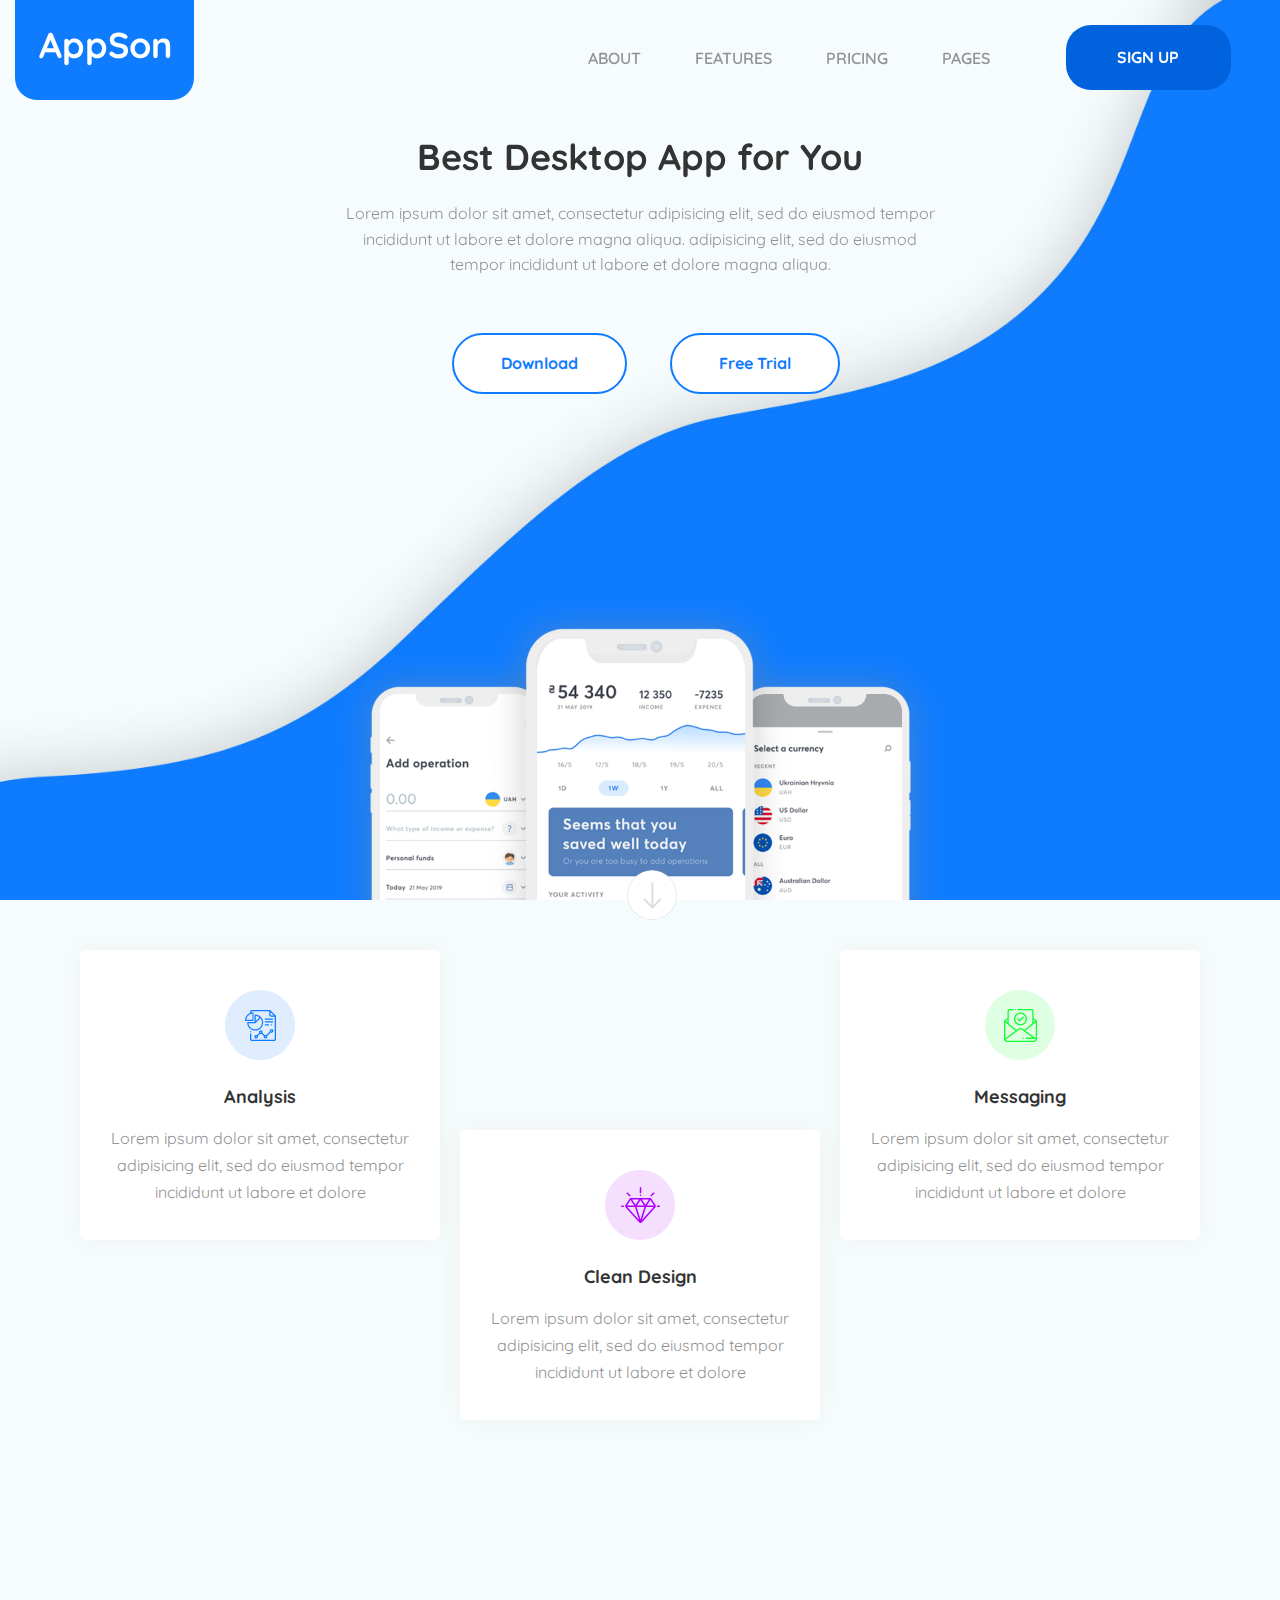
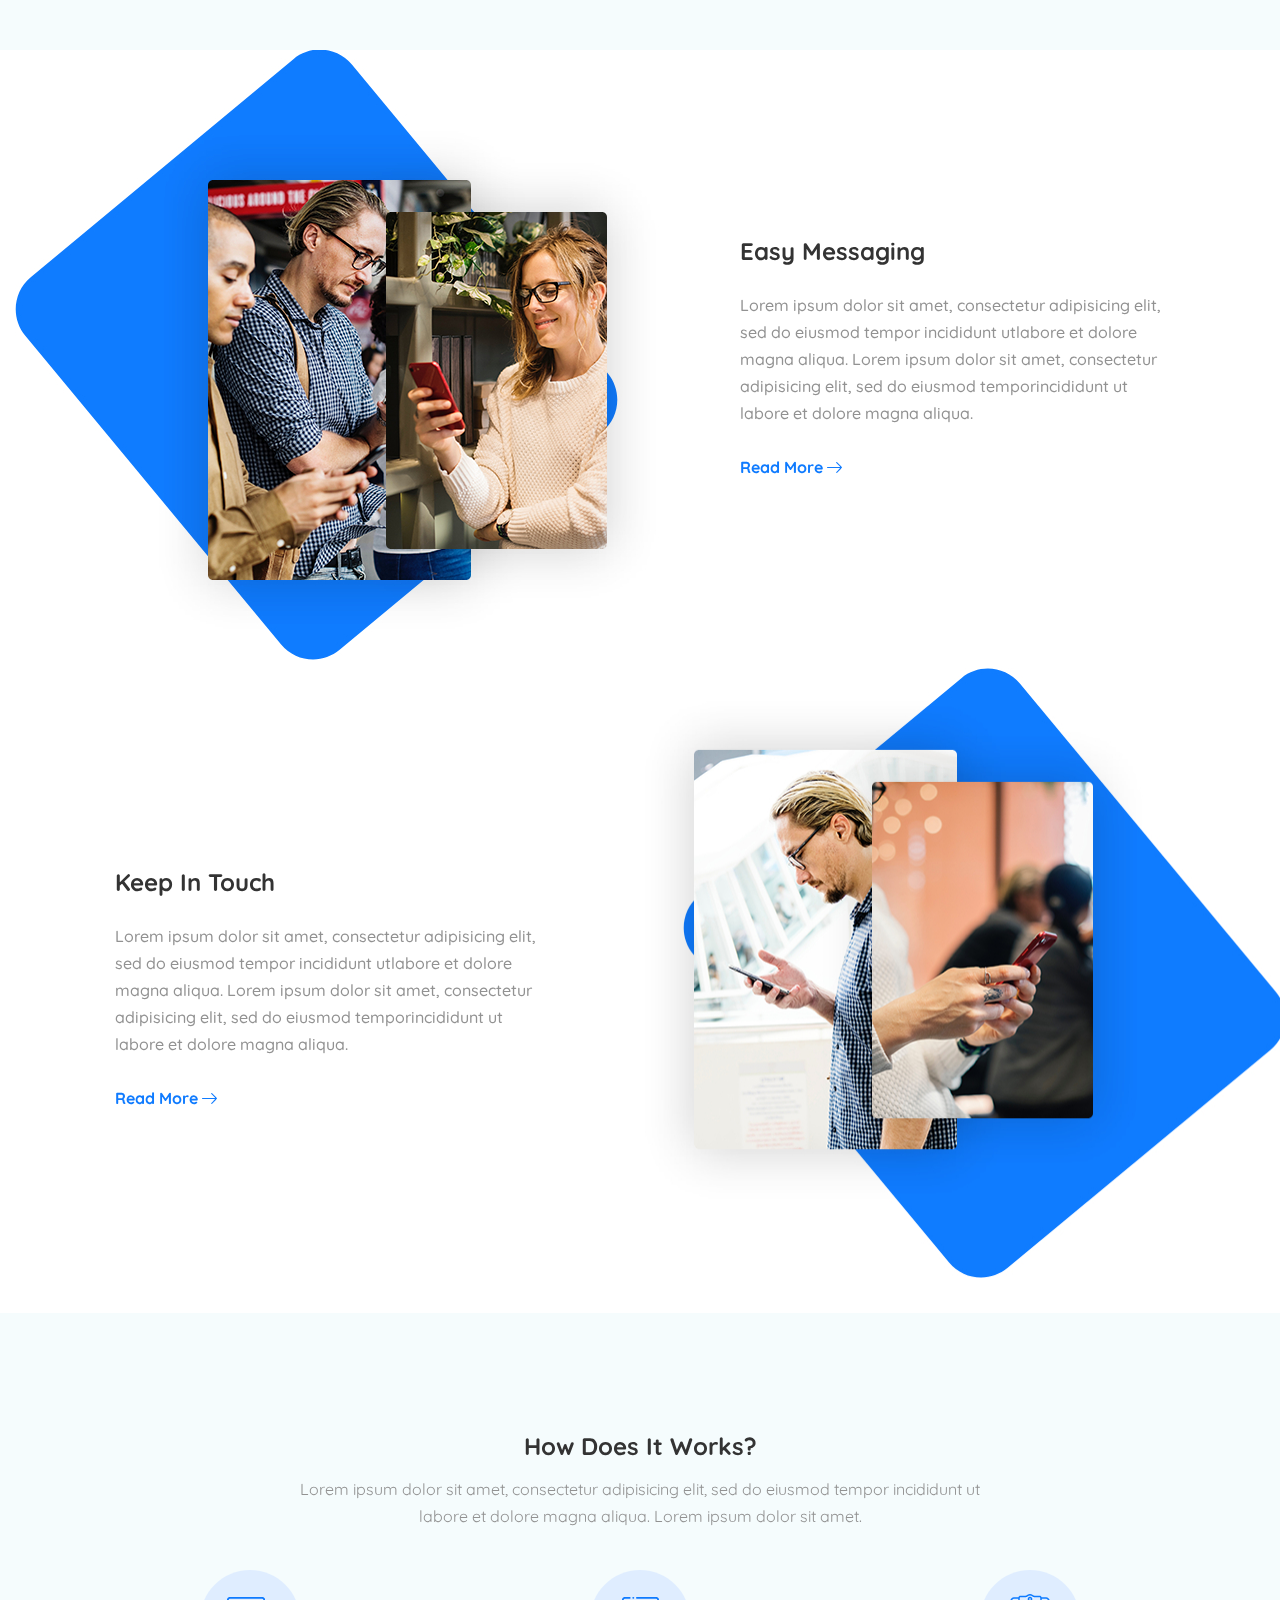
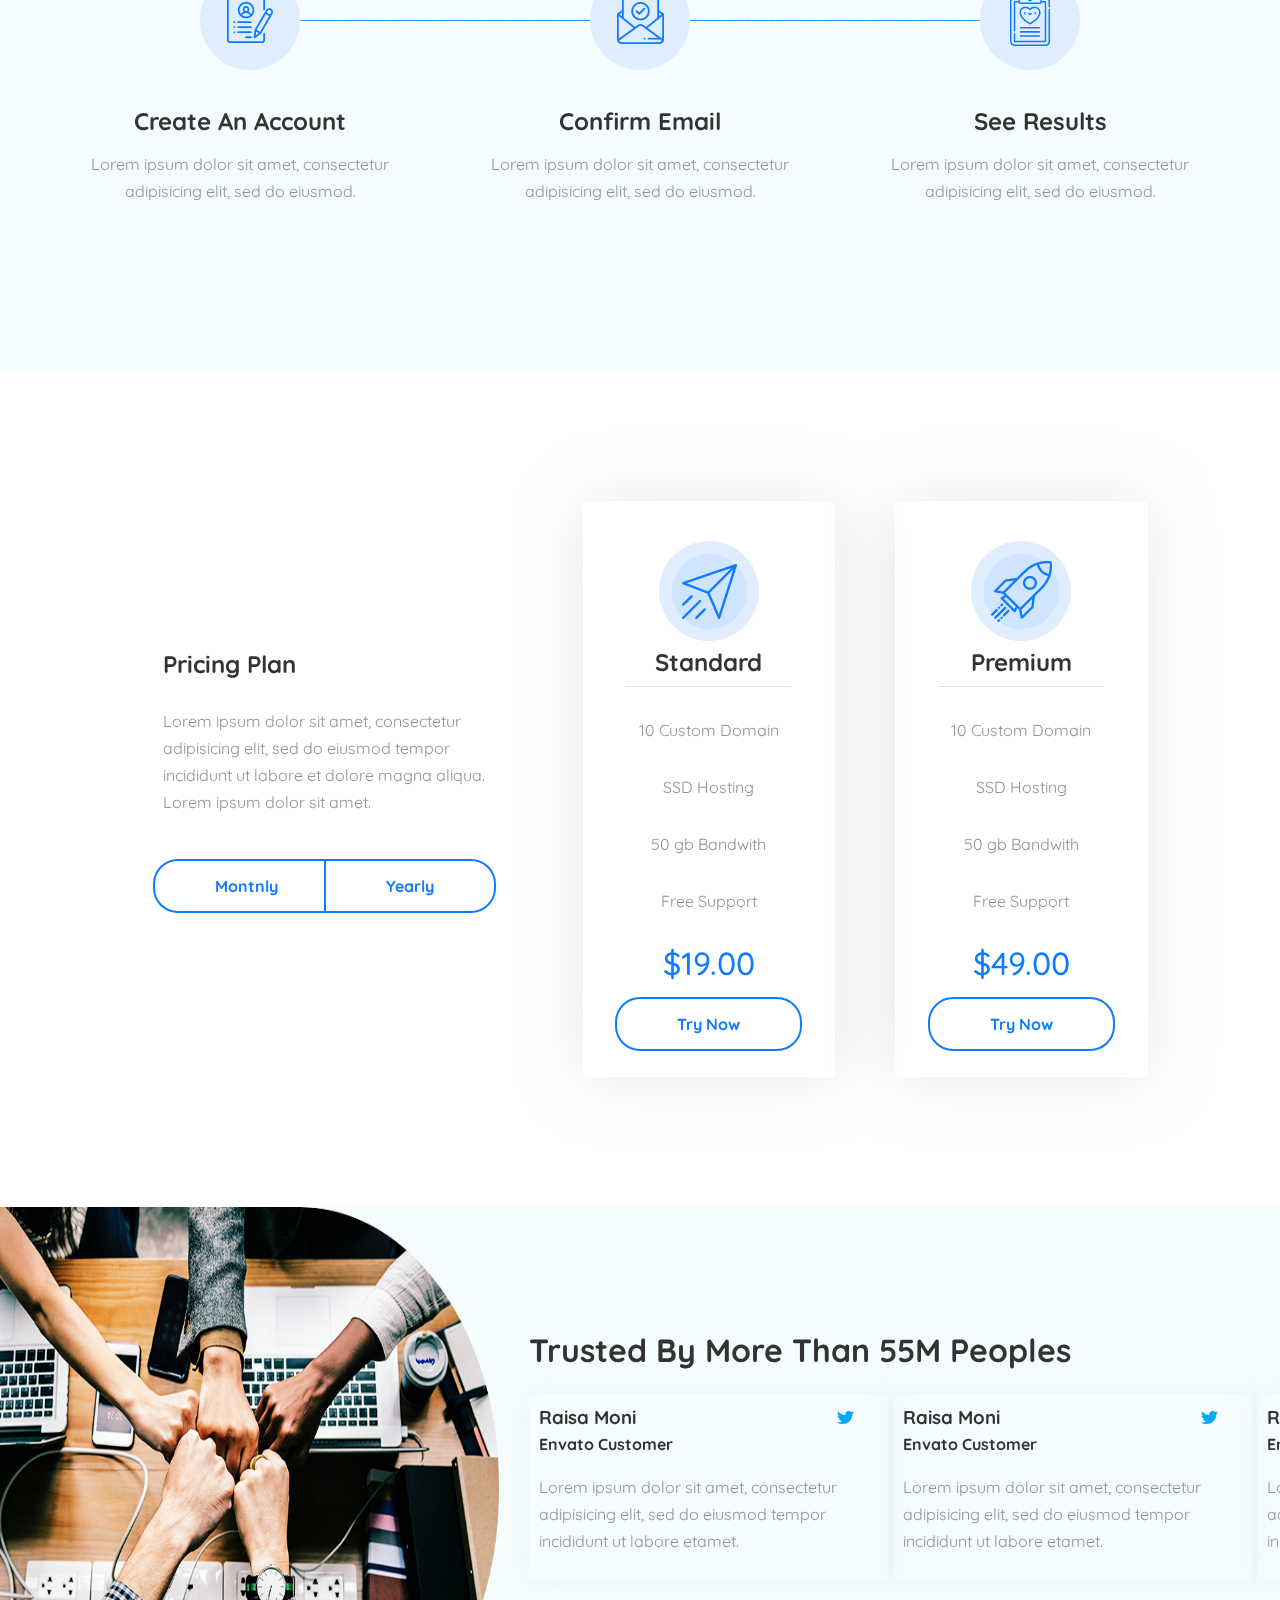
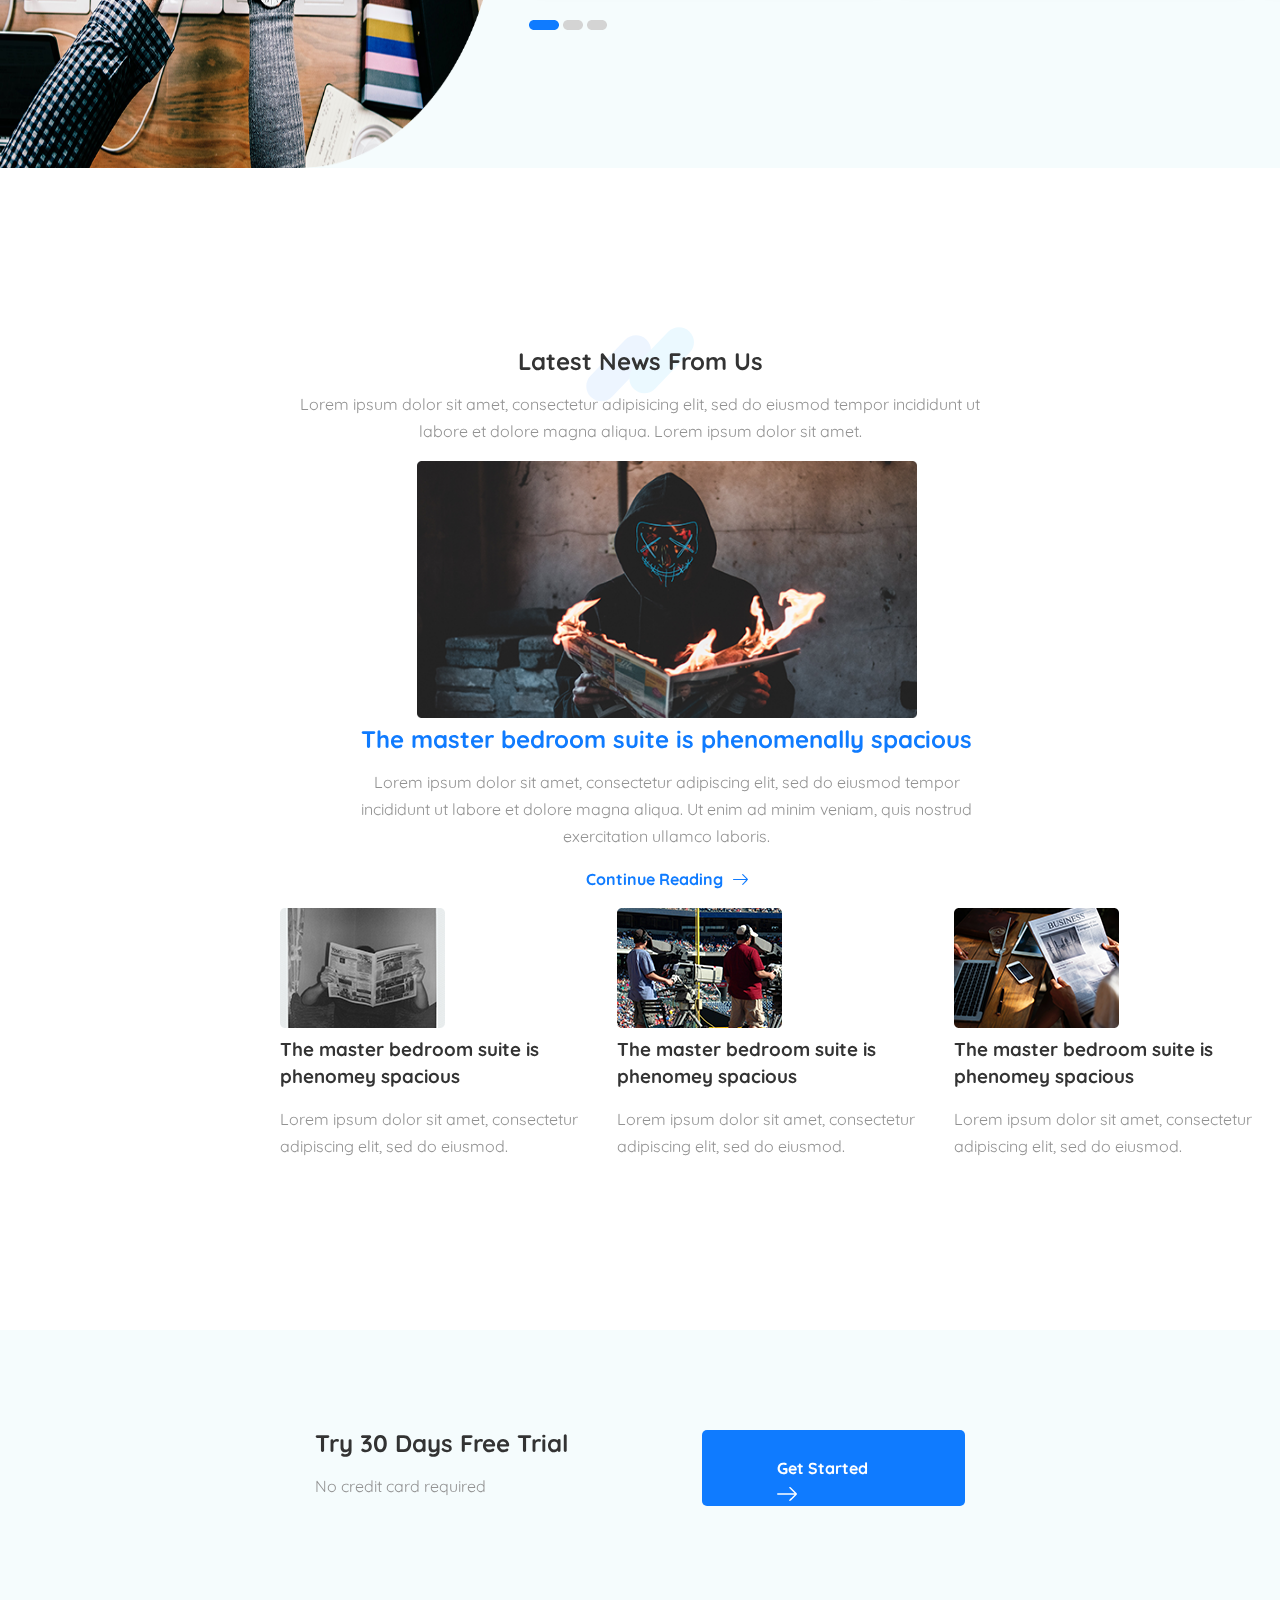
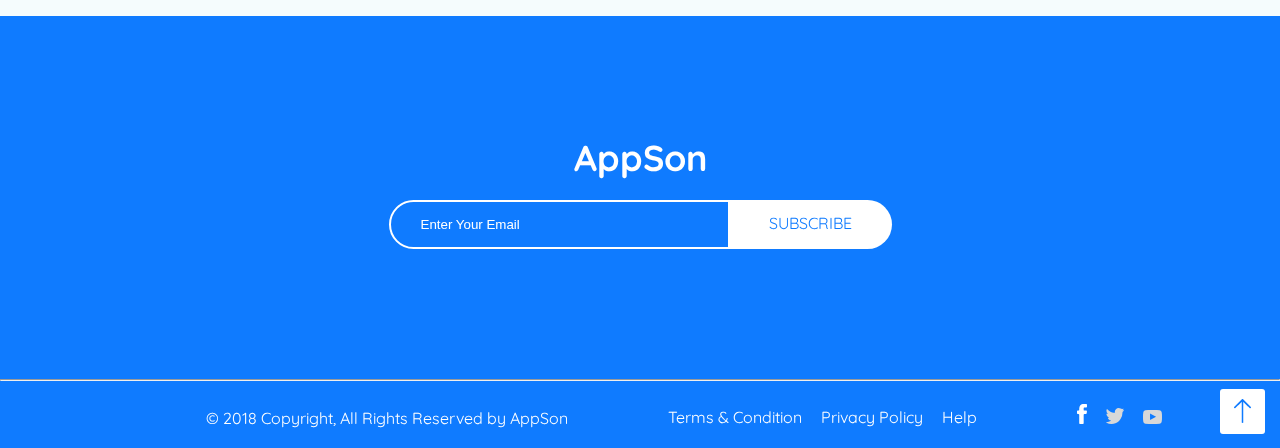
<file: HomePage/index.html>
<!DOCTYPE html>
<html>
<head>
	<meta charset="utf-8">
	<title>Test</title>
	<link href="https://fonts.googleapis.com/css?family=Josefin+Sans:500|Nova+Flat|Quicksand&display=swap" rel="stylesheet">
	<link rel="stylesheet" type="text/css" href="styles.css">
	<meta name="viewport" content="width=device-width, initial-scale=1">
</head>
<body>

<!-- Header  -->
<header class="header">
	<div class="container">
		<div class="header__inner">
			<div class="header__logo"><a class="logo" href="#">AppSon</a></div>
				

				<div class="burger">
					<label for="toggle">&#9776;</label>
					<input type="checkbox" id="toggle">

					<nav class="navigation">
						<a class="nav__link" href="#">About</a>
						<a class="nav__link" href="#">Features</a>
						<a class="nav__link" href="#">Pricing</a>
						<a class="nav__link" href="#">Pages</a>
						<a class="nav__link" id="nav__sign-up" href="#">Sign up</a>
					</nav>

				</div>

			
		</div>
	</div>
</header>


<section class="page">

<!-- Best Desktop App for You -->
<div class="intro">
	<div class="container">
		<div class="intro__inner">
			<div class="intro__subinner">
				<h2 class="intro__suptitle">Best Desktop App for You</h2>
				<p class="intro__text">Lorem ipsum dolor sit amet, consectetur adipisicing elit, sed do eiusmod tempor incididunt ut 	labore et dolore magna aliqua. adipisicing elit, sed do eiusmod tempor incididunt ut labore et dolore magna aliqua.</p>
			<div class="btn__block">
				<a class="btn" id="btn__free" href="#">Free Trial</a>
				<a class="btn" id="btn__download" href="#">Download</a>
			</div>

			<img class="intro__img" src="images/layer.png"></img>
			</div>
		</div>

	</div>
</div>

<!-- Analysis -->
<div class="feature" id="ON">
	<a href="#ON"><img class="scroll" src="images/icons/page.png" alt="#" width="50" height="50"></img></a>
	<div class="feature__block">
		<div class="feature__item">
			<img class="feature__icon" src="images/icons/icon_1.png">
			<h4 class="feature__title">Analysis</h4>
			<div class="feature__text">Lorem ipsum dolor sit amet, consectetur adipisicing elit, 
			sed do eiusmod tempor incididunt ut labore et dolore</div>
		</div>

		<div class="feature__item" id="feature__item__middle">
			<img class="feature__icon" src="images/icons/icon_2.png">
			<h4 class="feature__title">Clean Design</h4>
			<div class="feature__text">Lorem ipsum dolor sit amet, consectetur adipisicing elit, sed do eiusmod tempor incididunt ut labore et dolore</div>
		</div>

		<div class="feature__item">
			<img class="feature__icon" src="images/icons/icon_3.png">
			<h4 class="feature__title">Messaging</h4>
			<div class="feature__text">Lorem ipsum dolor sit amet, consectetur adipisicing elit, sed do eiusmod tempor incididunt ut labore et dolore</div>
		</div>
	</div>
</div>	



<!-- Easy Messaging  -->
<div class="container">
	<div class="about">
	<div class="about__item">
		<div class="about__photo">
			<img class="about__img" src="images/About/block_1.jpg" width="646" height="610" alt="#"></img>
		</div>

		<div class="about__content">
			<h2 class="about__title">Easy Messaging</h2><br>
			<div class="about__text">Lorem ipsum dolor sit amet, consectetur adipisicing elit, sed do eiusmod tempor incididunt utlabore 	et 		dolore magna aliqua. Lorem ipsum dolor sit amet, consectetur adipisicing elit, sed do eiusmod temporincididunt ut 	labore et dolore 	magna aliqua. 
			</div> <br>
			<a class="about__link" href="#">Read More <img src="images/About/arrow.png" alt="#"></a>
		</div>
	</div>

	<div class="about__item1">
		<div class="about__photo">
			<img class="about__img" src="images/About/block_2.jpg" width="646" height="610" alt="#"><img>
		</div>

		<div class="about__content">
			<h2 class="about__title">Keep In Touch</h2> <br>
			<div class="about__text">Lorem ipsum dolor sit amet, consectetur adipisicing elit, sed do eiusmod tempor incididunt utlabore 	et 		dolore magna aliqua. Lorem ipsum dolor sit amet, consectetur adipisicing elit, sed do eiusmod temporincididunt ut 	labore et dolore 	magna aliqua.  
			</div> <br>
			<a class="about__link" href="#">Read More <img src="images/About/arrow.png" alt="#"></a>
		</div>
	</div>
</div>
</div>

<section class="work">
	<div class="container">
		
			<div class="work__header">
				<h2>How Does It Works?</h2>
				<p>Lorem ipsum dolor sit amet, consectetur adipisicing elit, sed do eiusmod tempor incididunt ut labore et 	dolore magna aliqua. Lorem ipsum dolor sit amet.</p>
			</div>	



			<div class="work__img">
				<img class="work__icon" src="images/Works/icons.png"></img>
			</div>

			<div class="work__item">
				<img class="work__icon--adaptive" src="images/Works/icon__work--1.png"></img>
				<h2>Create An Account</h2>
				<p>Lorem ipsum dolor sit amet, consectetur adipisicing elit, sed do eiusmod.</p>
			</div>

			<div class="work__item">
				<img class="work__icon--adaptive" src="images/Works/icon__work--2.png"></img>
				<h2>Confirm Email</h2>
				<p>Lorem ipsum dolor sit amet, consectetur adipisicing elit, sed do eiusmod.</p>
			</div>

			<div class="work__item">
				<img class="work__icon--adaptive" src="images/Works/icon__work--3.png"></img>
				<h2>See Results</h2>
				<p>Lorem ipsum dolor sit amet, consectetur adipisicing elit, sed do eiusmod.</p>
			</div>

	</div>
</section>

<section class="price">
	<div class="container">
		<div class="price__block">
			<div class="price__info">
				<h2>Pricing Plan</h2>
				<p class="price__text">Lorem ipsum dolor sit amet, consectetur adipisicing elit, sed do eiusmod tempor incididunt ut labore et dolore magna aliqua. Lorem ipsum dolor sit amet.</p> <br>

				<div class="price__button--block">
					<a class="price__button" id="price__month">Montnly</a>
					<a class="price__button" id="price__year">Yearly</a>
				</div>
			</div>
		<div class="price__items">
			<div class="price__item">
				<img class="price__img" src="images/Price/icon.png"></img>
				<h2 class="price__title">Standard</h2>

				<p class="price__text">10 Custom Domain</p>
				<p class="price__text">SSD Hosting</p>
				<p class="price__text">50 gb Bandwith</p>
				<p class="price__text">Free Support</p>
				<p class="price__text" id="price__cost">$19.00</p>

				<a class="price__btn" id="btn__standard">Try Now</a>

			</div>

			<div class="price__item">
				<img class="price__img" src="images/Price/icon_1.png"></img>
				<h2 class="price__title">Premium</h2>

				<p class="price__text">10 Custom Domain</p>
				<p class="price__text">SSD Hosting</p>
				<p class="price__text">50 gb Bandwith</p>
				<p class="price__text">Free Support</p>
				<p class="price__text" id="price__cost">$49.00</p>

				<a class="price__btn" id="btn__premium">Try Now</a>
			</div>
			</div>
		</div>
	</div>
</section>

 <section class="review">

 		<div class="review__block">
 		<img class="review__img" src="images/Review/review.png" alt="#"></img>
 		</div>

 		<div class="review__inner">
 			<h1>Trusted By More Than 55M Peoples</h1>
 			<div class="review__item">
 				<h3>Raisa Moni</h3>
 				<h4>Envato Customer</h4>
 				<p class="review__text">Lorem ipsum dolor sit amet, consectetur adipisicing elit, sed do eiusmod tempor incididunt ut labore etamet.</p>
 			</div>

 			<div class="review__item">
 				<h3>Raisa Moni</h3>
 				<h4>Envato Customer</h4>
 				<p class="review__text">Lorem ipsum dolor sit amet, consectetur adipisicing elit, sed do eiusmod tempor incididunt ut labore etamet.</p>
 			</div>

 			<div class="review__item">
 				<h3>Raisa Moni</h3>
 				<h4>Envato Customer</h4>
 				<p class="review__text">Lorem ipsum dolor sit amet, consectetur adipisicing elit, sed do eiusmod tempor incididunt ut labore etamet.</p>
 			</div>

 			 <div>
 				<img src="images/Review/slider_1.png"></img>
 				<img src="images/Review/slider_2.png"></img>
 				<img src="images/Review/slider_2.png"></img>
 			</div> 
 		</div>
 	
 </section>

 <section class="news">
 	<div class="container">

 			<div class="news__header">
 				<h2>Latest News From Us</h2>
 				<p class="news__text">Lorem ipsum dolor sit amet, consectetur adipisicing elit, sed do eiusmod tempor incididunt ut labore et dolore magna aliqua. Lorem ipsum dolor sit amet.</p>
 			</div>

 		<div class="news__intro">
 			<div class="news__block">
 				<img class="news__img--main" src="images/News/news_img1.png" width="500"></img>

 				<h2 class="news__block__title">The master bedroom suite is phenomenally
 				spacious</h2>
 				<p class="news__text">Lorem ipsum dolor sit amet, consectetur adipiscing elit, sed do eiusmod tempor incididunt ut labore et dolore magna aliqua. Ut enim ad minim veniam, quis nostrud exercitation ullamco laboris.</p>
 				<a class="news__link" href="#">Continue Reading<img class="news__icon" src="images/News/	arrow.png"></img></a>
 			</div>
 		<div class="news__news">
 			<div class="news__item">
 				<img class="news__img" src="images/News/news_img2.png"></img>
 				<div class="news__subitem">
 				<h3>The master bedroom suite is phenomey spacious</h3>
 				<p>Lorem ipsum dolor sit amet, consectetur adipiscing elit, sed do eiusmod.</p>	</div>
 			</div>
	
 			<div class="news__item">
 				<img class="news__img" class="news__img" src="images/News/news_img3.png"></img>

 				<div class="news__subitem">
 				<h3>The master bedroom suite is phenomey spacious</h3>
 				<p>Lorem ipsum dolor sit amet, consectetur adipiscing elit, sed do eiusmod.</p>	</div>
 			</div>

 			<div class="news__item">
 				<img class="news__img" src="images/News/news_img4.png"></img>
 				<div class="news__subitem">
 				<h3>The master bedroom suite is phenomey spacious</h3>
 				<p>Lorem ipsum dolor sit amet, consectetur adipiscing elit, sed do eiusmod.</p>	</div>
 			</div> </div>
 		</div>

 	</div>
 </section>

<section class="buy">
	<div class="container">
		<div class="buy__inner">
			<div class="buy__item">
				<h2>Try 30 Days Free Trial</h2>
				<p class="buy__text">No credit card required</p>
			</div>	
			
			<div class="buy__block">
				<a class="buy__btn">Get Started <img src="images/icon.png"></img></a>
			</div>
		</div>
	</div>
</section>

<section class="follow">
	<div class="container">
		<h1 class="follow__title">AppSon</h1>

		<input class="follow__input" type="email" placeholder="Enter Your Email" required></input>
		<a class="follow__link" href="#">SUBSCRIBE</a>
		</div>

		<hr class="follow__line">
	

<div class="container">
	<footer class="footer">

		<p class="footer__text">&copy; 2018 Copyright, All Rights Reserved by AppSon</p>
		
		<div class="footer__links">
			<a class="footer__link">Terms & Condition</a>
			<a class="footer__link">Privacy Policy</a>
			<a class="footer__link">Help</a>
		</div>

		<div class="footer__image">
			<img class="footer__icon" src="images/footer/fb.svg"></img>
			<img class="footer__icon" src="images/footer/twitter.svg"></img>
			<img class="footer__icon" src="images/footer/yt.svg"></img>
		</div>

		<div class="footer__arrow">
			<a href="#"><img id="footer__up" src="images/footer/arrow_footer.png"></img></a>
		</div>
</div>

	
	</footer>
	</section>

</section>
</body>
</html>
</file>
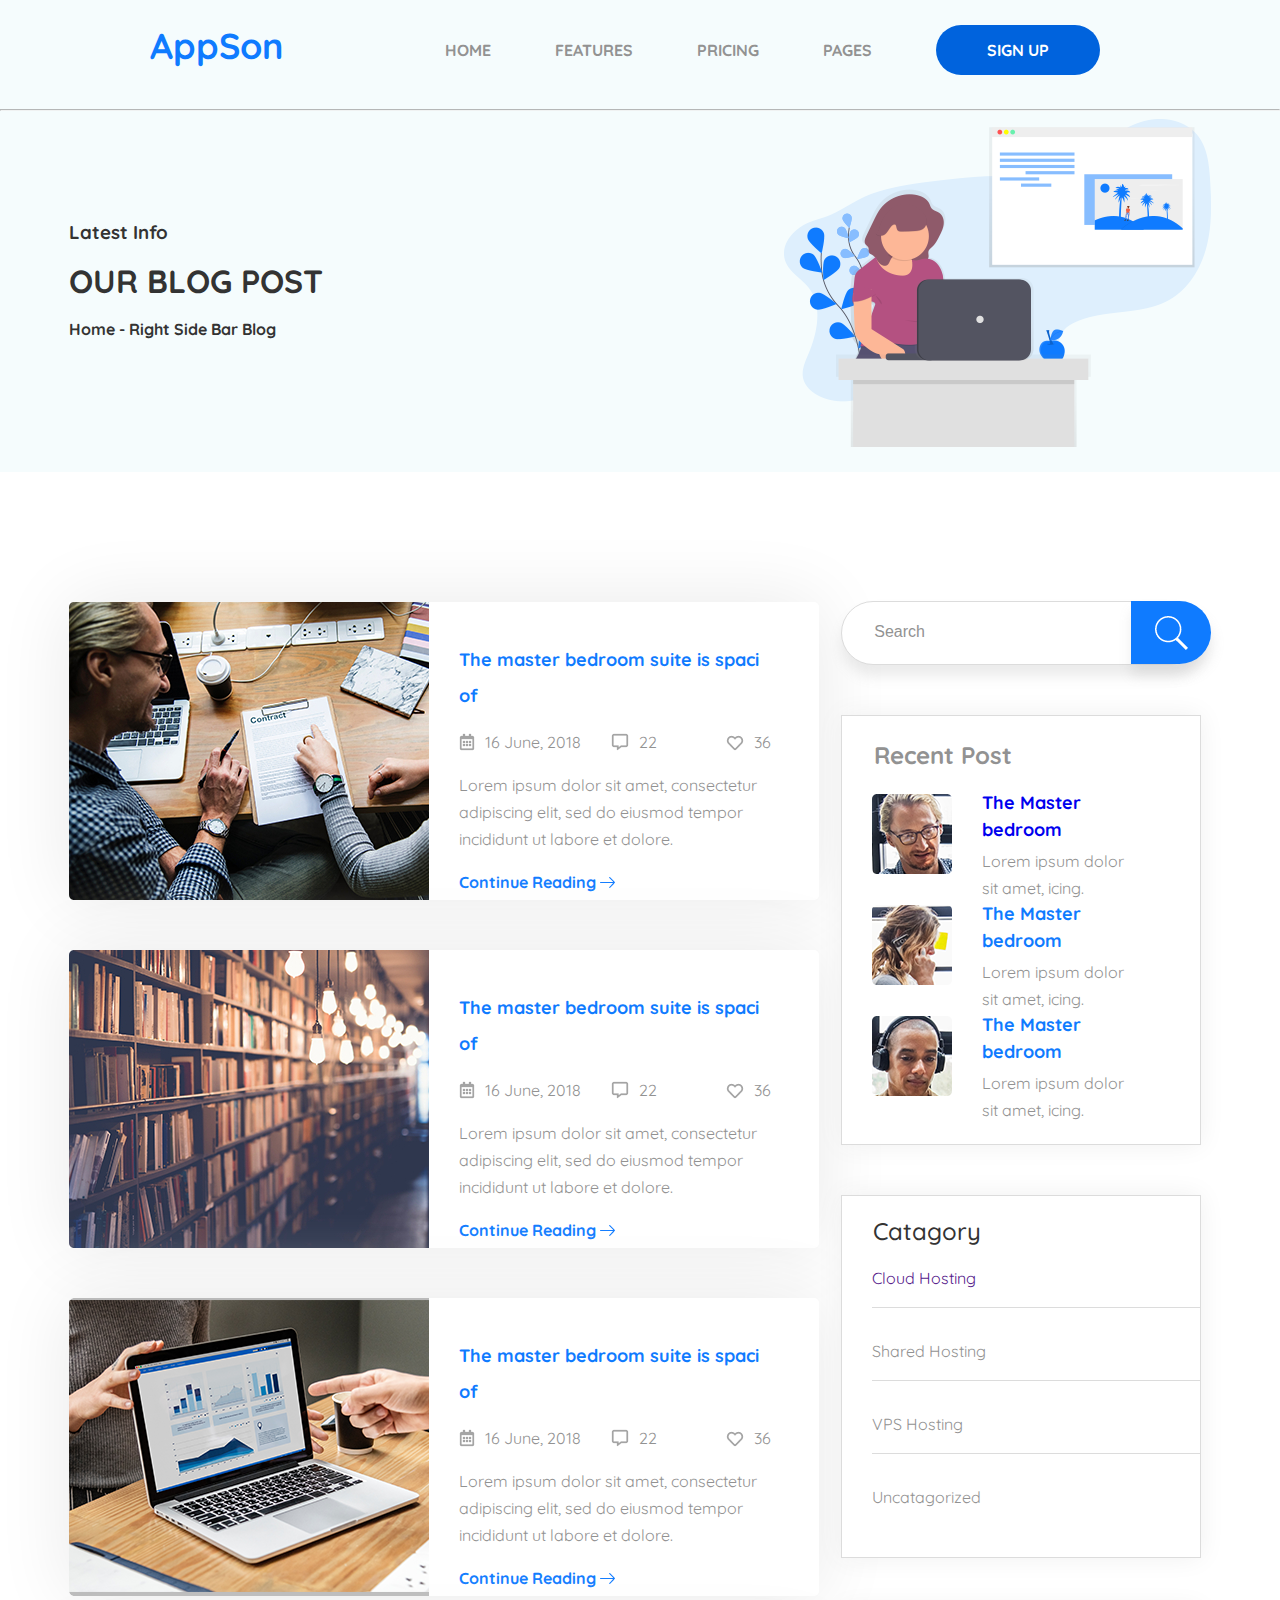
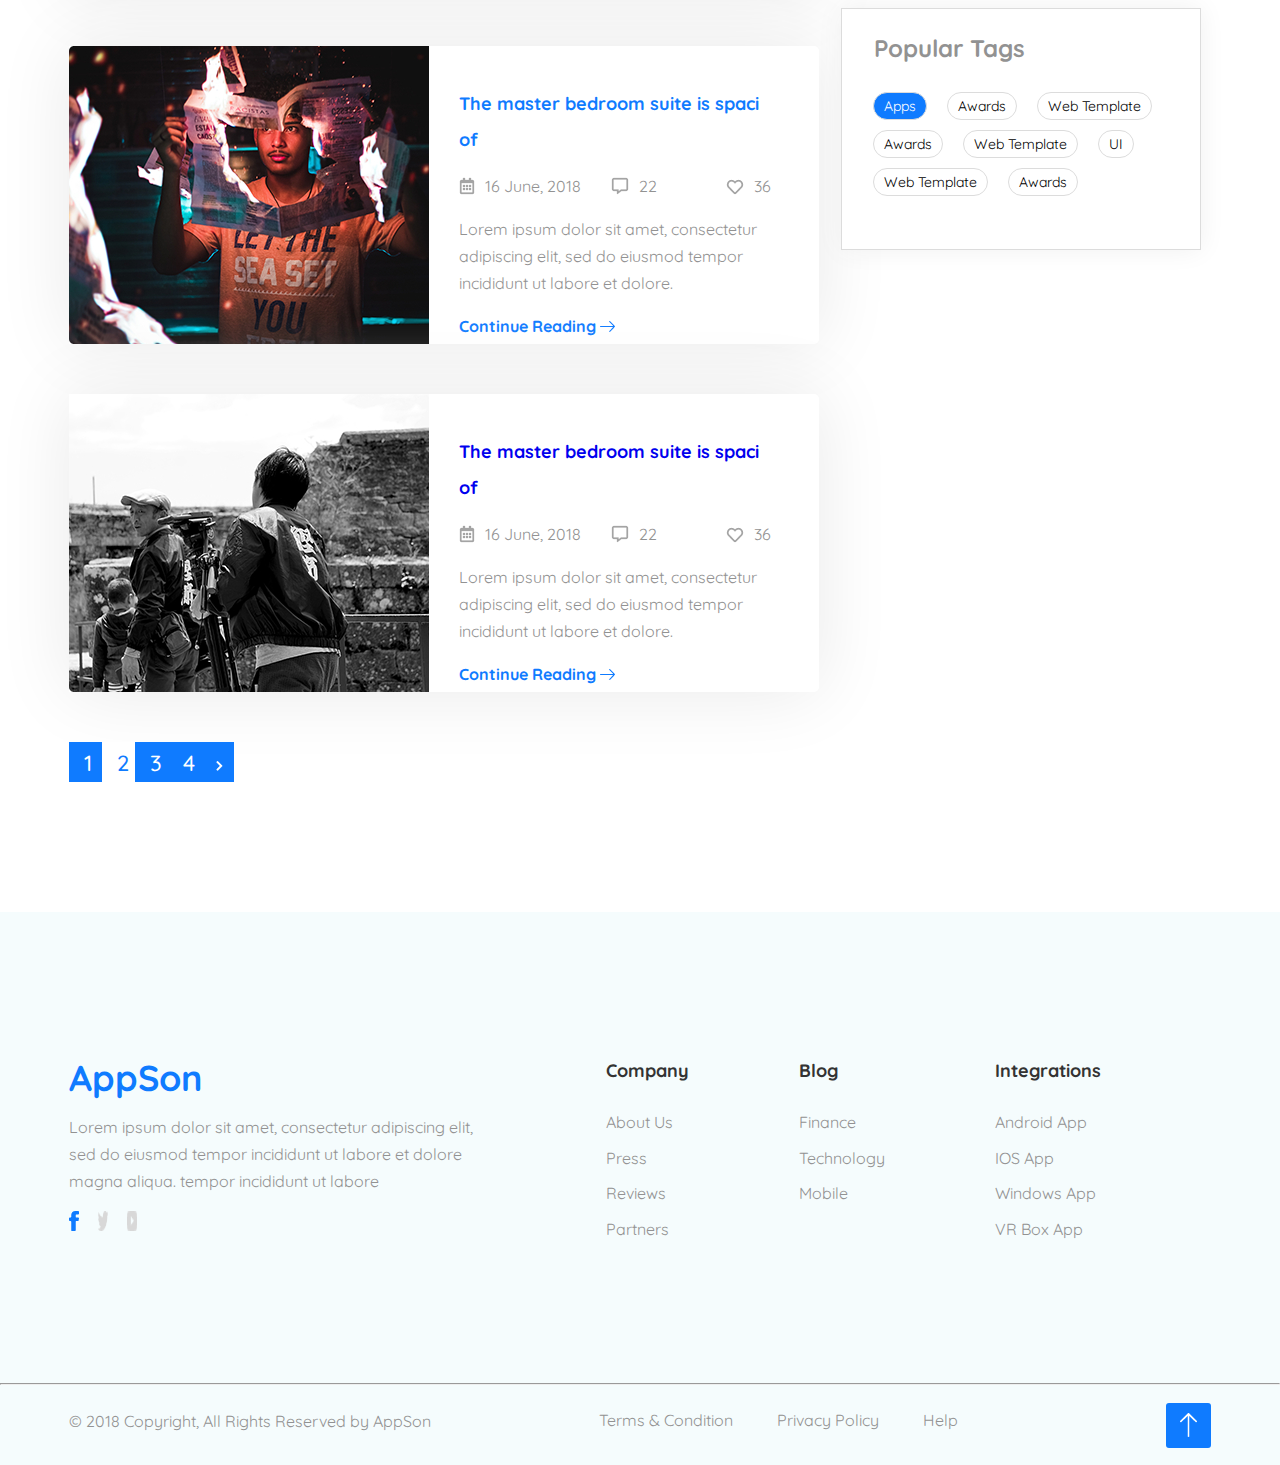
<file: RightSidebar/AcademyTask_1_RightSidebar/index.html>
<!DOCTYPE html>
<html>
<head>
	<meta charset="utf-8">
	<title>Right Sidebar Blog</title>	
	<link rel="stylesheet" type="text/css" href="styles.css">
	<link href="https://fonts.googleapis.com/css?family=Quicksand&display=swap" rel="stylesheet">
</head>
<body>

<header class="header">
	
		<div class="header__inner">
			<div class="header__logo"><a class="logo" href="#">AppSon</a></div>



			<nav class="nav">
				<a class="nav__link" href="#">Home</a>
				<a class="nav__link" href="#">Features</a>
				<a class="nav__link" href="#">Pricing</a>
				<a class="nav__link" href="#">Pages</a>
				<a class="nav__link" href="#" id="nav__sign__up">Sign up</a>
			</nav>
			
			
		</div>

	 	<hr id="header__hr"> <!-- Линия в Header -->

		<div class="container">
			<div class="header__illustration"> <!-- Картинка и заголовок в Header'e -->
				<div class="header__text">
					<h3>Latest Info</h3>
					<h1 class="header__title">Our Blog Post</h1>
					<h4>Home - Right Side Bar Blog</h4>
				</div>
				<img src="images\Header\Illustration.png" alt="#"></img>
			</div> <br>
		</div>
</header>

<section class="main">
	<div class="container">
		<div class="left__bar">

			<div class="left__item">
				<img class="left__img" src="images\LeftBar\blog_1.jpg"></img>

				<div class="left__block">
					<h2 class="left__title">The master bedroom suite is spaci of</h2>

				<ul class="left__list">
					<img class="left__icon" src="images\LeftBar\icons\calendar.png">16 June, 2018</img>
					<img class="left__icon" id="left-icon2" src="images\LeftBar\icons\comment.png">22</img>
					<img class="left__icon" id="left-icon3" src="images\LeftBar\icons\like.png">36</img>
				</ul>

					<p class="left__text">Lorem ipsum dolor sit amet, consectetur adipiscing elit, sed do eiusmod tempor incididunt ut labore 	et dolore.</p>

					<a class="left__link" href="#">Continue Reading <img class="left__arrow" src="images\LeftBar\icons\arrow.png"></img></a>
				</div> 
			</div>
				<!-- Конец первого блока -->

			<div class="left__item">
				<img class="left__img" src="images\LeftBar\blog_2.jpg"></img>

				<div class="left__block">
					<h2 class="left__title">The master bedroom suite is spaci of</h2>

				<ul class="left__list">
					<img class="left__icon" src="images\LeftBar\icons\calendar.png">16 June, 2018</img>
					<img class="left__icon" id="left-icon2" src="images\LeftBar\icons\comment.png">22</img>
					<img class="left__icon" id="left-icon3" src="images\LeftBar\icons\like.png">36</img>
				</ul>

					<p class="left__text">Lorem ipsum dolor sit amet, consectetur adipiscing elit, sed do eiusmod tempor incididunt ut labore 	et dolore.</p>

					<a class="left__link" href="#">Continue Reading <img class="left__arrow" src="images\LeftBar\icons\arrow.png"></img></a>
				</div> 
			</div>
				<!-- Конец второго блока -->


			<div class="left__item">
				<img class="left__img" src="images\LeftBar\blog_3.png"></img>

				<div class="left__block">
					<h2 class="left__title">The master bedroom suite is spaci of</h2>

				<ul class="left__list">
					<img class="left__icon" src="images\LeftBar\icons\calendar.png">16 June, 2018</img>
					<img class="left__icon" id="left-icon2" src="images\LeftBar\icons\comment.png">22</img>
					<img class="left__icon" id="left-icon3" src="images\LeftBar\icons\like.png">36</img>
				</ul>

					<p class="left__text">Lorem ipsum dolor sit amet, consectetur adipiscing elit, sed do eiusmod tempor incididunt ut labore 	et dolore.</p>

					<a class="left__link" href="#">Continue Reading <img class="left__arrow" src="images\LeftBar\icons\arrow.png"></img></a>
				</div> 
			</div>
				<!-- Конец третьего блока -->


			<div class="left__item">
				<img class="left__img" src="images\LeftBar\blog_4.jpg"></img>

				<div class="left__block">
					<h2 class="left__title">The master bedroom suite is spaci of</h2>

				<ul class="left__list">
					<img class="left__icon" src="images\LeftBar\icons\calendar.png">16 June, 2018</img>
					<img class="left__icon" id="left-icon2" src="images\LeftBar\icons\comment.png">22</img>
					<img class="left__icon" id="left-icon3" src="images\LeftBar\icons\like.png">36</img>
				</ul>

					<p class="left__text">Lorem ipsum dolor sit amet, consectetur adipiscing elit, sed do eiusmod tempor incididunt ut labore 	et dolore.</p>

					<a class="left__link" href="#">Continue Reading <img class="left__arrow" src="images\LeftBar\icons\arrow.png"></img></a>
				</div> 
			</div>

				<!-- Конец четвертого блока -->

			<div class="left__item">
				<img class="left__img" src="images\LeftBar\blog_5.jpg"></img>

				<div class="left__block">
					<h2 class="left__title"><a href="#">The master bedroom suite is spaci of</a></h2>

				<ul class="left__list">
					<img class="left__icon" src="images\LeftBar\icons\calendar.png">16 June, 2018</img>
					<img class="left__icon" id="left-icon2" src="images\LeftBar\icons\comment.png">22</img>
					<img class="left__icon" id="left-icon3" src="images\LeftBar\icons\like.png">36</img>
				</ul>

					<p class="left__text">Lorem ipsum dolor sit amet, consectetur adipiscing elit, sed do eiusmod tempor incididunt ut labore 	et dolore.</p>

					<a class="left__link" href="#">Continue Reading <img class="left__arrow" src="images\LeftBar\icons\arrow.png"></img></a>
				</div> 
			</div>

				<!-- Конец пятого блока -->
				<div class="switch">
					<a class="switch__btn" href="https://www.youtube.com">1</a>
					<a class="switch__btn" id="switch_2" href="https://www.youtube.com">2</a>
					<a class="switch__btn" href="https://www.youtube.com">3</a>
					<a class="switch__btn" href="https://www.youtube.com">4</a>
					<a class="switch__btn" href="https://www.youtube.com"><img src="images\LeftBar\icons\btn.png"></img></a>
				</div>
			
		</div>

		<div class="right__bar">

			<div class="right__input">
				<input class="right__search" placeholder="Search" type="search" required></input>
				<a class="right__push" href="https://www.google.com"></a>
			</div>

			<!-- Recent News -->
			<div class="right__recent">
				<h2 class="recent__title">Recent Post</h2>

				<div class="recent__item">
					<img class="recent__img" src="images\RightBar\recent_icon_1.png" width="80" height="80"></img>
					<div class="recent__block">
						<h2 class="recent__suptitle"><a href="#">The Master bedroom</a></h2>

						<p class="recent__text">Lorem ipsum dolor sit amet,  icing.</p>
					</div>
				</div>

				<div class="recent__item">
					<img class="recent__img" src="images\RightBar\recent_icon_2.png" width="80" height="80"></img>

					<div class="recent__block">
						<h2 class="recent__suptitle">The Master bedroom</h2>

						<p class="recent__text">Lorem ipsum dolor sit amet,  icing.</p>
					</div>
				</div>

				<div class="recent__item">
					<img class="recent__img" src="images\RightBar\recent_icon_3.png" width="80" height="80"></img>
					<div class="recent__block">
						<h2 class="recent__suptitle">The Master bedroom</h2>
						<p class="recent__text">Lorem ipsum dolor sit amet,  icing.</p>
					</div>
				</div>
			</div>



			<div class="right__category">
				<h2 class="category__title">Catagory</h2>
				<h3 class="category__suptitle"><a href="">Cloud Hosting</a></h3>
				<h3 class="category__suptitle"><a>Shared Hosting</a></h3>
				<h3 class="category__suptitle"><a>VPS Hosting</a></h3>
				<h3 id="last__title"><a>Uncatagorized</a></h3>
			</div>

			<div class="right__tag">
				<h2 class="tag__title">Popular Tags</h2>
				<div class="right__button">
					<button class="tag__button" id="btn__focus"><span class="btn__text">Apps</span></button>
					<button class="tag__button"><span class="btn__text">Awards</span></button>
					<button class="tag__button"><span class="btn__text">Web Template</span></button>
					<button class="tag__button"><span class="btn__text">Awards</span></button>
					<button class="tag__button"><span class="btn__text">Web Template</span></button>
					<button class="tag__button"><span class="btn__text">UI</span></button>
					<button class="tag__button"><span class="btn__text">Web Template</span></button>
					<button class="tag__button"><span class="btn__text">Awards</span></button>
				</div>
			</div>
		</div>
	</div>
</section>

<section class="info">
	<div class="container">
		<div class="info__info">
			<div class="info__block">
				<h1 class="info__title">AppSon</h1>
				<p class="info__text">Lorem ipsum dolor sit amet, consectetur adipiscing elit, sed do eiusmod tempor incididunt ut labore et 	dolore magna aliqua. tempor incididunt ut labore</p>

				<img class="info__icon" src="images\Info\fb_icon.png"></img>
				<img class="info__icon" src="images\Info\icon_footer2.png"></img>
				<img class="info__icon" src="images\Info\icon__footer3.png"></img>
			</div>

			<div class="info__about">
				<div class="info__item">
					<h2 class="info__suptitle">Company</h2>
					<a class="info__link">About Us</a>
					<a class="info__link">Press</a>
					<a class="info__link">Reviews</a>
					<a class="info__link">Partners</a>
				</div>

				<div class="info__item">
					<h2 class="info__suptitle">Blog</h2>
					<a class="info__link">Finance</a>
					<a class="info__link">Technology</a>
					<a class="info__link">Mobile</a>
				</div>

				<div class="info__item">
					<h2 class="info__suptitle">Integrations</h2>
					<a class="info__link">Android App</a>
					<a class="info__link">IOS App</a>
					<a class="info__link">Windows App</a>
					<a class="info__link">VR Box App</a>
				</div>
			</div>
		</div>
	</div> 

<hr class="footer__line">

<footer class="footer">
	<div class="container">
		<div class="footer__block">
			<p class="footer__text">&copy; 2018 Copyright, All Rights Reserved by AppSon</p>

			<div class="footer__links">
				<a class="footer__link">Terms & Condition</a>
				<a class="footer__link">Privacy Policy</a>
				<a class="footer__link">Help</a>
			</div>

			<div class="footer__arrow">
				<a href="#"><img class="footer__icon" src="images/Info/footer/arrow_footer.png"></img></a>
			</div>
		</div>
	</div>
</footer>
</section>



</body>
</html>
</file>
<file: HomePage/styles.css>
*, *:before, *:after {
	box-sizing: border-box;
}

 body {
	font-family: Quicksand;
	font-size: 16px;
	font-weight: 400;
	line-height: 27px;
	color: #333;	
	margin: 0;
	scroll-behavior: smooth;
}

p {
	color: #929292;
	font-family: Quicksand;
	font-size: 16px;
	font-weight: 400;
	line-height: 27px;
}
a {
	text-decoration: none;
}

h1, h2, h3, h4, h5, h6 {
	margin: 0;
}
/* font-family: 'Quicksand', sans-serif;
font-family: 'Nova Flat', cursive;
font-family: 'Josefin Sans', sans-serif; */

/* Burger */
.burger {
	text-align: right;
	height: 70px;
	line-height: 70px;
}

span {
	color: #54D17A;
}

label {
	margin: 0 40px 0 0;
	font-size: 30px;
	line-height: 70px;
	display: none;
	width: 30px;
	float: right;
}

#toggle {
	display: none;
}

/* Container */

.container {
	width: 100%;
	max-width: 1630px;
	padding: 0 15px;
	margin: 0 auto;
}

/* Page */

.page {
	overflow: hidden;
}

/* Header */

.header {
	width: 100%;
	z-index: 1000;
	position: absolute;
}

.header__inner {
	display: flex;
	justify-content: space-between;
	align-items: center;
}

.header__logo {
	width: 179px;
	height: 100px;
	border-radius: 0 0 22px 22px;
	background-color: #0f7bff;
	position: relative;
}

.logo {
	width: 131px;
	height: 33px;
	color: #feffff;
	font-family: 'Quicksand', sans-serif;
	font-size: 36px;
	font-weight: 700;
	line-height: 24px;
	text-decoration: none;
	position: absolute;
	margin: 33px 24px;
}

/* Nav */

.navigation {
	font-size: 16px;
	text-transform: uppercase;
	font-weight: 600;
	line-height: 27px;
	padding-right: 170px;
	margin-top: 30px;
}

.nav__link {
	color: #929292;
	text-decoration: none;
	margin: 0 25px;
	
}

.nav__link:hover {
	color: #0f7bff;
}

#nav__sign-up {
	color: #ffffff;
	background-color: #0063dd;
	font-size: 16px;
	font-weight: 700;
	line-height: 27px;
	text-transform: uppercase;
	position: absolute;
	margin: -20px 51px;
	border-radius: 25px;
	text-align: center;
	padding: 19px 52px 19px 51px;
	white-space: nowrap;
}


/* Intro */

.intro {
	width: 100%;
	/*max-width: 1920px;*/
	height: 100vh;
	background: url(images/background/HomePage.jpg) no-repeat; 
	background-size: cover; 
	background-origin: border-box;
	background-position-x: center;
	display: flex;
	flex-direction: column;
	justify-content: center;
	background-color: #f5fcfd;
}


.intro__inner {
	width: 100%;
	max-width: 1600px;
	margin: 0 auto;
	text-align: center;
}

.intro__suptitle {
	font-size: 36px;
	font-weight: 700;
	line-height: 24px;
	color: #333333;
}

.intro__text {
	font-size: 16px;
	font-weight: 400;
	line-height: 1.6;
	color: #929292;
	padding-bottom: 150px; 
	margin-top: 32px;

}

.intro__subinner {
	width: 100%;
	max-width: 611px;
	margin: 200px auto;
	text-align: center;
	padding-bottom: 250px;
}

.intro__img {
	max-width: 916px;
	
	height: 100%;
	width: 100%;
	margin: -500px 0;
	margin-bottom: -130%;
		padding-top: 650px;
	
	
}

/* Button */

.btn {
	color: #0f7bff;
	background-color: #fff;
	font-size: 16px;
	font-weight: 700;
	line-height: 27px;
	text-decoration: none;
	border-radius: 35px;
	border: 2px solid #0f7bff;
	padding: 15px 47px;
	margin-left: 30px;
	position: absolute;
	top: 37%;
	transition: background-color .2s linear, color .2s linear;
}

#btn__download {
	right: 51%;
	z-index: 10001;
}

#btn__free {
	left: 50%;
	z-index: 10000;
}

.btn:hover {
	background-color: #0f1ffc;
	color: #ffffff;
}

/* Features */

.feature {
	position: relative;
	z-index: 100;
	height: 100%;
	width: 100%;
	background-color: #f5fcfd;
	
}

.feature__block {
	display: flex;
	justify-content: center;
	flex-wrap: wrap;
	padding: 100px 0;
}

.feature__item {
	width: 100%;
	height: 100%;
	width: 360px;
	height: 290px;
	text-align: center;
	box-shadow: 0 0 25px #f0f0f0;
	border-radius: 5px;
	background-color: #fff;
	margin: -50px 20px;

}

.feature__text {
	padding: 0 30px 0 30px;
	color: #929292;
	font-size: 16px;
	font-weight: 400;
	line-height: 27px;
}

.feature__icon {
	margin-top: 40px;
}

.feature__title {
	margin: 15px 0;
	color: #333333;
	font-size: 18px;
	font-weight: 700;
	line-height: 27px;
}

#feature__item__middle {
	margin: 130px 0;
}

.scroll {
	position: absolute;
	top: -4%;
	left: 49%;
	border-radius: 25px;
	z-index: 10000;
}

.scroll:hover {
	background-color: #0f1ffc; 
}

.scroll:focus {
	display: none;
	scroll-behavior: smooth;
}

/* About */

.about__item {
	display: flex;
	flex-wrap: wrap;
	/*margin-left: 100px;*/
}

.about__photo {
	width: 50%;
	position: relative;
}

.about__content {
	display: flex;
	flex-direction: column;
	justify-content: center;
	width: 40%;

}

.about__text {
	color: #929292;
	font-weight: 500;
	margin-right: 100px;
}

.about__item1 {
	display: flex;
	flex-wrap: wrap;
	flex-direction: row-reverse;
}

.about__link {
	text-decoration: none;
	color: #0f7bff;
	font-weight: 700;
}

/* Work */

.work {
	background-color: #f5fcfd;
	padding: 120px 0;
	text-align: center;
}

.work__header {
	text-align: center;
	width: 100%;
	max-width: 731px;
	margin: 0 auto;
}

.work__img {
	text-align: center;
	margin-top: 40px;
}

.work__item {
	width: 100%;
	max-width: 300px;
	text-align: center;
	display: inline-block;
	margin: 30px 48px;
}

.work__icon--adaptive {
	display: none;
}

/* Price */

.price {
	width: 100%;
	height: 100%;
	/*max-width: 1920px;*/
	max-height: 836px;
}

.price__info {
	width: 100%;
	max-width: 330px;
	margin: 150px 60px;
}

.price__block {
	display: flex;
	justify-content: center;
	margin: 130px 0;
}

.price__text {
	color: #929292;
	margin: 30px 0;
	font-size: 16px;
}

#price__month {
	border-radius: 25px 0 0 25px;
}

#price__year {
	border-radius: 0 25px 25px 0;
}

.price__button {
	text-decoration: none;
	margin: 0 -10px;
	padding: 15px 60px;
	border: 2px solid #0f7bff;
	font-weight: 700;
	color: #0f7bff;
	background-color: #fff;
	transition: .2s linear
}

.price__button:active {
	color: #fff;
	background-color: #0f7bff;
}

.price__item {
	width: 360px;
	height: 576px;
	box-shadow: 0 0 68px rgba(165, 165, 165, 0.25);
	border-radius: 5px;
	margin: 0 30px;
	text-align: center;
	padding-bottom: 100px;
}

.price__items {
	display: flex;
}

.price__img {
	margin-top: 40px;
}

#price__cost {
	color: #0f7bff;
	font-size: 32px;
	font-weight: 500;
	line-height: 36px;
}

.price__title:after {
	content: "";
	display: block;
	width: 165px;
	height: 1px;
	background-color: #e0e0e0;
	margin: 10px auto;
}

.price__btn {
	padding: 15px 60px;
	text-decoration: none;
	border-radius: 25px;
	background-color: #fff;
	color: #0f7bff;
	font-weight: 700;
	border: 2px solid #0f7bff;
	transition: .2s linear
}

.price__btn:active {
	background-color: #0f7bff;
	color:  #fff;
}

/* Review */

.review {
	background-color: #f5fcfd;
	width: 100%;
	height: 100%;
	max-height: 600px;
	display: flex;
	 overflow-x: auto;
    overflow-y: hidden;

}

.review__inner {
	margin: 130px 30px;
	white-space: nowrap;
}

.review__text {
	white-space: normal;
}

.review__item {
	display: inline-block;
	margin: 30px auto;
	max-width: 360px;
	max-height: 215px;
	box-shadow: 0 0 25px rgba(165, 165, 165, 0.1);
	border-radius: 5px;
	background-color: #ffffff;
	background: url(images/Review/Twitter_icon.png) no-repeat;
	background-position: 90% 10%;
	padding: 10px;
}

.review__img {
	width: 100%;
	height: 100%;
	max-width: 752px;
	max-height: 608px;
}

/* News */

.news {
	width: 100%;
	height: 100%;
	/*max-height: 1080px;*/
	background-color: #ffffff;
	margin: 130px 0;
}

.news__header {
	width: 731px;
	/*margin: 0 200px 50px;*/
	margin: 0 auto;
	padding-top: 50px;
	text-align: center;
	background: url(images/News/news_back.png) no-repeat;
	background-position: 50% 40%;
}

.news__text {
	color: #929292;
}

.news__intro {
	display: flex;
	margin-left: 291px;
}

.news__news {
	flex-direction: column;
	/*margin-left: -60px;*/
}

.news__block {
	width: 45%;
	padding-right: 50px;
	padding-left: 50px;
}

.news__icon {
	margin-left: 10px;
}

.news__block__title {
	color: #0f7bff;
}

.news__link {
	color: #0f7bff;
	font-weight: 700;
}

.news__item {
	margin-bottom: 50px;
	width: 100%;	
	display: flex;
}

.news__subitem {
	width: 337px;
	height: 114px;
	margin-left: 30px;
	flex-direction: row;
}

/* Buy */

.buy {
	width: 100%;
	height: 100%;
	/*max-width: 1920px;*/
	max-height: 336px;
	background-color: #f5fcfd;
	padding: 100px 0 100px 0;
}

.buy__inner	{
	display: flex;
	justify-content: space-between;
	margin: 0 300px;
}

.buy__block {
	width: 263px;
	height: 76px;
	border-radius: 5px;
	background-color: #0f7bff;
	padding: 25px 75px;
}

.buy__btn {
	color: #ffffff;
	font-weight: 700;
}

/* Follow */

.follow {
	width: 100%;
	height: 100%;
/*	max-width: 1920px;*/
	max-height: 828px;
	background-color: #0f7bff;
	text-align: center;
	padding-top: 130px;
}

.follow__title {
	margin-bottom: 30px;
	font-size: 36px;
	font-weight: 700;
	line-height: 24px;
	color: #ffffff;
}

.follow__input {
	border-radius: 30px 0 0 30px;
	border: 2px solid #ffffff;
	text-decoration: none;
	background-color: rgba(0,0,0,0);
	padding: 15px 130px 15px 30px;
}

input[type = "email"]::placeholder {
	color: #fff;
}

.follow__link {
	color: #0f7bff;
	border-radius: 0 30px 30px 0;
	background-color: #ffffff;
	padding: 13px 40px 16px 40px;
	margin-left: -5px;
}

.follow:after {
	width: 100%;
	/*max-width: 1920px;*/
	height: 1px;
	background-color: #ffffff; 
}

.follow__line {
	margin-top: 130px;
	color: #fff;
}

/* Footer */

.footer {

	display: flex;
	justify-content: space-between;
}

.footer__text {
	color: #ffffff;
	font-size: 16px;
	font-weight: 400;
	line-height: 27px;
	margin-left: 191px;
}

.footer__icon {
	margin: 15px 0;
	margin-left: 15px;
}

.footer__arrow {
	width: 45px;
	height: 45px;
	border-radius: 3px;
	background-color: #ffffff;
}

.footer__link {
	color: #ffffff;
	margin-left: 15px;
}

.footer__links {
	width: 348px;
	height: 16px;
	margin: 15px 15px;
	color: #d8d8d8;
	font-size: 16px;
	font-weight: 400;
	line-height: 27px;
}

#footer__up {
	margin: 10px 10px;
}

.footer__text {
	color: #ffffff;
}

@media (max-width: 1692px) {

	/* Navigation */
	.navigation {
		padding-right: 250px;
	}

	/* About */
	.about__content {
		padding-left: 100px;
		width: 50%;
	}

	/* Price */
	.price__items {
		max-width: 50%;
		height: auto;
	}

	/* News */
	.news__intro {
		display: block;
	}

	.news__news {
		/*margin-left: 0;*/
		display: flex;
		flex-direction: row;
		justify-content: center;
		margin-top: 15px;
	}

	.news__item {
		display: block;
		max-width: 100%;
		height: auto;
	}

	.news__subitem {
		margin-left: 0;
	}

	.news__block {
		text-align: center;
		width: 70%;
		padding-right: 0;
	}

}

@media (max-width: 1200px) {

	/* Navigation */
	.nav__link {
		margin: 0px 15px;
	}

	#nav__sign-up {
		margin: -20px 31px;
	}

	.scroll {
		top: -3%;
	}

	/* Feature */
	.feature__item {
		width: 50%;
	}

	/* About */
	.about__item, .about__item1 {
		display: block;
		margin: 50px 0;
	}

	.about__content {
		width: 100%;
	}

	/* News */
	.news__item {
		display: flex;
	}

	.news__block {
		padding-left: 0;
	}

	.news__news {
		display: block;
		margin-left: 0;
	}

	.news__img--main {
		max-width: 100%;
		height: auto;
	}

	.news__subitem {
		margin-left: 30px;
	}

	/* Buy */
	.buy__inner {
		margin: 0 0;
	}

	/* Footer */
	.footer__text {
		margin-left: 0;
	}

	/* Work */
	.work__img {
		display: none;
	}

	.work__icon--adaptive {
		display: block;
		margin: 10px auto;
	}

}

@media (max-width: 1024px) {

	/* Price */
	.price__btn {
		padding: 10px 35px;
	}

	.price__button {
		padding: 10px 35px;
	}

}

@media (max-width: 940px) {

	
	/* Work */
	.work__icon {
		max-width: 100%;
		height: auto;
	}

	/* Price */
	.price__info {
		text-align: center;
		max-width: 80%;
		margin-top: -100px;
		margin-bottom: 50px;
	}

	.price__block {
		display: block;
	}

	.price__items {
		display: flex;
		flex-direction: row;
		max-width: 100%;
	}

	/* Review */
	.review__block {
		display: none;
	}

	/* News */
	.news__header {
		max-width: 100%;
		height: auto;
	}

	.news__intro {
		margin-left: 0;
	}

	.news__block {
		min-width: 320px;
	}

	/* Footer */
	.footer__arrow {
		display: none;
	}

	.footer__image {
		display: flex;
	}

	/* Burger */
	label {
		display: block;
		cursor: pointer;
	}

	.navigation {
		text-align: center;
		width: 100%;
		display: none;
		float: right;
		padding-right: 0;
		margin-top: -20px;
	}

	.nav__link {
		display: block;
		border-bottom: 1px solid #000;
		margin: 10px 0;
		background-color: #0f7bff;
		color: #fff;
	}

	.nav__link:hover {
		color: #fcc203;
	}

	#toggle:checked + .navigation {
		display: block;
	}

	#nav__sign-up {
		display: none;
	}

}


@media (max-width: 768px) {

	/* Intro */
	.intro__img {
		display: block;
		margin-bottom: -130%;
		padding-top: 650px;
	}
	
	.scroll {
		top: -2%;
	}

	/* About */
	.about__photo {
		width: 50%;
	}

	.about__img {
		max-width: 100%;
		height: auto;
	}

	/* Price */
	.price__button--block {
		margin-top: -30px;
	}

	


}


@media (max-width: 632px) {

	/* Intro */
	.intro__suptitle {
		font-size: 28px;
	}

	.intro__text {
		font-size: 14px;
	}

	.intro__img {
		margin-bottom: -140%;
		padding-top: 700px;
	}

	/* Header */
	.header__logo {
		left: 34%;
	}

	/* Feature */
	.feature__item {
		width: 75%;
	}

	.feature__text {
		font-size: 13px;
	}

	.feature__title {
		font-size: 16px;
	}

	/* News */
	.news__img--main {
		max-width: 100%;
	}

	/* Footer */
	.footer__icon {
		margin-left: 8px;
	}

	.footer__links {
		font-size: 13px;
	}

	.footer__text {
		font-size: 13px;
	}

}



@media (max-width: 540px) {

	/* Navigation */
	.navigation {
		margin-top: 0;
	}

	/* Intro */
	.intro__subinner {
		padding-top: 200px;
	}

	.intro__suptitle {
		font-size: 22px;
	}

	.intro__subinner {
		margin-top: 250px;
	}

	.intro__img {
		visibility: hidden;
	}

	.scroll {
		left: 44.5%;
	}

	.btn {
		padding: 10px 28px;
		margin-top: 100px;
	}

	/* Header */
	.header__logo {
		left: 20%;
		max-width: 100%;
	}

	/* About */
	.about__content {
		padding-left: 0;
		margin-left: 15px;
	}

	.about__photo {
		display: block;
		margin-left: 100px;
	}

	.about__title {
		font-size: 18px;
	}

	.about__text {
		font-size: 12px;
		margin-right: 0;

	}

	.about__link {
		font-size: 14px;
	}

	/* Work */
	.work__item {
		margin: 30px 0;
	}

	.work__icon {
		max-width: 100%;
		height: auto;
	}

	.container {
		padding: 0 0;
	}

	h2 {
		font-size: 18px;
	}

	p {
		font-size: 14px;
	}

	h1 {
		font-size: 17px;
	}

	h3 {
		font-size: 16px;
	}

	/* Price */
	.price__button--block {
		margin-top: -30px;
	}

	.price__img	{
		max-width: 100%;
		height: auto;
	}

	.price__text {
		font-size: 14px;
	}

	#price__cost {
		font-size: 24px;
	}

	.price__btn {
		padding: 7px 25px;
	}

	.price__info {
		margin: 0 30px;
		margin-top: -100px;
    	margin-bottom: 50px;
	}

	.price__item {
		margin: 0 auto;
		box-shadow: none;
	}

	/* News */
	.news__item {
		display: block;
		text-align: center;
		max-width: 100%;
	}

	.news__subitem {
		margin: 0 auto;
	}

	.news__block {
		width: 100%;
	}



	/* Buy */
	.buy__block {
		margin: 0 auto;
	}

	.buy__inner {
		text-align: center;
		display: block;
	}

	/* Follow */
	.follow__link {
		display: flex;
    	padding: 9px 0 11px 0;
    	margin: 15px 100px;
    	border-radius: 0 0 0 0;
    	justify-content: center;
	}

	.follow__input {
		padding: 10px 70px 10px 15px;
		border-radius: 0 0 0 0;
	}

	/* Footer */
	.footer__icon {
		margin-left: 5px;
	}

	.footer__links {
		font-size: 11px;
	}

	.footer__text {
		font-size: 11px;
	}

	/* Header buttons */
	.btn {
		position: relative;
		margin: 5px 5px;
	}

	.intro__text {
		padding-bottom: 0;
		margin-top: 10px;
	}

	#btn__free {
		left: 0;
		
	}

	#btn__download {
		right: 0;
	}

	.btn__block {
		display: flex;
		flex-direction: column;
	}
}
</file>
<file: RightSidebar/AcademyTask_1_RightSidebar/styles.css>
*, *:before, *:after {
	box-sizing: border-box;
}

body {
	font-family: 'Quicksand', sans-serif;
	color: #929292;
	line-height: 1.6;
	margin: 0 auto;
}

a {
	text-decoration: none;
}

/* Container */

.container {
	width: 100%;
	max-width: 1142px;
	margin: 0 auto;
}

/* Header */

.header {
	width: 100%;
	height: 100%;
	max-height: 500px;
	z-index: 1000;
	background-color: #f5fcfd
}

.header__inner {
	display: flex;
	justify-content: space-between;
	align-items: center;
	padding: 34px 150px;
	
}

.logo {
	color: #0f7bff;
	font-size: 36px;
	font-weight: 700;
	line-height: 24px;
	text-decoration: none;
}

#header__hr {
	opacity: 0.7;
}

.header__illustration {
	display: flex;
	justify-content: space-between;
	align-items: center;
}

.header__text {
	font-weight: 700;
	line-height: 27px;
	color: #333333;
}

.header__title {
	text-transform: uppercase;
}

/* Nav */

.nav__link {
	text-decoration: none;
	text-transform: uppercase;
	color: #929292;
	font-weight: 700;
	margin: 0 30px;
}

.nav__link:hover {
	color: #0f7bff;
}

#nav__sign__up {
	color: #fff;
	border-radius: 25px;
	background-color: #0063dd;
	padding: 15px 51px;
}

/* Main */

.main {
	margin: 130px 0;
	display: flex;
}

/* Left Bar */

.left__bar {
	width: 100%;
	max-width: 886px;
	display: flex;
	flex-direction: column;
}

.left__item {
	display: flex;
	width: 750px;
	height: 298px;
	box-shadow: 0 0 76px #e9e9e9;
	border-radius: 5px;
	background-color: #ffffff;
	margin-bottom: 50px;
}

.left__title {
	color: #0f7bff;
	font-size: 18px;
	font-weight: 700;
	line-height: 36px;
	margin-top: 40px;
}

.left__text {
	color: #929292;
	font-size: 16px;
	font-weight: 400;
	line-height: 27px;
}

.left__link {
	color: #0f7bff;
	font-size: 16px;
	font-weight: 700;
	line-height: 27px;
}

.left__icon {
	margin-right: 10px;
	margin-bottom: -3px;
}

.left__list {
	margin-left: -40px; 
	vertical-align: middle;	
}

.left__block {
	width: 317px;
	height: 221px;
	margin-bottom: 40px;
	margin-left: 30px;
}

/* Switcher */

.switch {
	width: 165px;
	height: 40px;
	border-radius: 3px;
	background-color: #0f7bff;
	display: flex;
}

.switch__btn {
	width: 34px;
	background-color: #0f7bff;
	color: #fff;
	font-size: 22px;
	font-weight: 500;
	line-height: 28px;
	padding-top: 7px;
	padding-left: 15px;
}

.switch__btn:active {
	background-color: #fff;
	color: #0f7bff;
}

#switch_2 {
	background-color: #fff;
	color: #0f7bff;
}

/* Icon */

#left-icon3 {
	margin-left: 65px;
}

#left-icon2 {
	margin-left: 26px;
}


/* Right Bar */

.right__bar {
	width: 404px;
	float: right;
	position: relative;
	margin-top: -156%;
	/*top: -58.2%;*/
	left: 3%;
}


/* Search */

.right__input {
	margin-bottom: 50px;
}

.right__push {
	width: 82px;
	height: 64px;
	box-shadow: 1px 11px 13px rgba(151, 151, 151, 0.19);
	border-radius: 0 32px 32px 0;
	padding: 20px 40px 23px 40px;
	background: #0f7bff url(images/RightBar/search.png) center no-repeat;
	margin-left: -70px;
}

.right__search {
	width: 360px;
	height: 64px;
	box-shadow: 1px 11px 13px rgba(151, 151, 151, 0.19);
	border-radius: 32px 32px 32px 32px ;
	border: 1px solid #dcdcdc;
	background-color: #ffffff;
}

input[type = "search"]::placeholder {
	color: #929292;
	font-size: 16px;
	font-weight: 400;
	line-height: 27px;
	padding-left: 30px;
}


/* Recent News */

.right__recent {
	width: 360px;
	height: 430px;
	box-shadow: 0 0 25px #f0f0f0;
	border: 1px solid #dcdcdc;
	background-color: #ffffff;
	margin-bottom: 50px;
}

.recent__item {
	display: flex;	
	margin-left: 30px;
	margin-bottom: 30px;
	width: 288px;
	height: 81px;
}

.recent__text {
	width: 159px;
	height: 43px;
	color: #929292;
	font-size: 16px;
	font-weight: 400;
	line-height: 27px;
	margin-top: -10px;
}

.recent__suptitle {
	color: #0f7bff;
	font-size: 18px;
	font-weight: 700;
	line-height: 27px;
	margin-top: -5px;
}

.recent__block {
	margin-left: 30px;
}

.recent__title {
	margin-left: 32px;
}

/* Category */

.right__category {
	width: 360px;
	height: 363px;
	box-shadow: 0 0 25px #f0f0f0;
	border: 1px solid #dcdcdc;
	background-color: #ffffff;
	margin-bottom: 50px;
}

.category__title {
	color: #333333;
	font-size: 24px;
	font-weight: 500;
	line-height: 30px;
	margin-left: 31px;
}

.category__suptitle {
	color: #929292;
	font-size: 16px;
	font-weight: 400;
	line-height: 27px;
	margin-left: 30px;
}

.category__suptitle:after {
	content: "";
	display: block;
	width: 329px;
	height: 1px;
	background-color: #dcdcdc;
	margin-top: 15px;
	margin-bottom: 30px;
}

.category__suptitle:hover {
	color: #0f7bff;
}

#last__title {
	color: #929292;
	font-size: 16px;
	font-weight: 400;
	line-height: 27px;
	margin-left: 30px;
}

#last__title:hover {
	color: #0f7bff;
}

/* Popular Tags */

.right__tag {
	width: 360px;
	height: 242px;
	box-shadow: 0 0 25px #f0f0f0;
	border: 1px solid #dcdcdc;
	background-color: #ffffff;
}

.right__button {
	width: 300px;
	height: 114px;
	margin-top: 25px;
	display: flex;
	flex-wrap: wrap;
	margin-left: 11px;
}

.btn__text {
	font-family: Quicksand;
	font-size: 14px;
	font-weight: 400;
	line-height: 27px;
}

.tag__title {
	margin-left: 32px;
}

.tag__button {
	height: 28px;
	border-radius: 14px;
	border: 1px solid #dcdcdc;
	background-color: #fff;
	transition: .2s linear;
	margin-left: 20px;
	padding: 0 10px 0 10px;
}

.tag__button:hover {
	background-color: #0f7bff;
	color: #fff;
}

#btn__focus {
	background-color: #0f7bff;
	color: #fff;
}

/* Info */

.info {
	
	height: 553px;
	background-color: #f5fcfd;
	padding-top: 130px;
}

.info__info {
	display: flex;

}

.info__block {
	width: 457px;
	height: 193px;
	margin-right: 127px;
}

.info__title {
	color: #0f7bff;
	font-size: 36px;
	font-weight: 700;
	line-height: 24px;
}

.info__text {
	color: #929292;
	font-size: 16px;
	font-weight: 400;
	line-height: 27px;
}

.info__icon {
	width: 10px;
	height: 20px;
	margin-right: 15px;
}

.info__about {
	display: flex;
	flex-direction: row;
}

.info__item {
	display: flex;
	flex-direction: column;
	margin-right: 110px;
}

.info__suptitle {
	color: #333333;
	font-size: 18px;
	font-weight: 700;
	line-height: 27px;
	margin-bottom: 26px;
}

.info__link {
	margin-bottom: 10px;
}

.info__link:hover {
	color: #0f7bff;
}

/* Footer */

.footer__line {
	margin-top: 130px;
	height: 1px;
	background-color: #dcdcdc;
}

.footer__block {
	display: flex;
	justify-content: space-between;
}

.footer__links {
	margin-top: 15px;
}

.footer__link {
	margin-right: 40px;
}

.footer__link:hover {
	color: #0f7bff;
}

.footer__arrow {
	margin-top: 10px;
	width: 45px;
	height: 45px;
	border-radius: 3px;
	background-color: #0f7bff;
}

.footer__icon {
	margin: 10px 14px;
	width: 17px;
	height: 24px;
}
</file>
